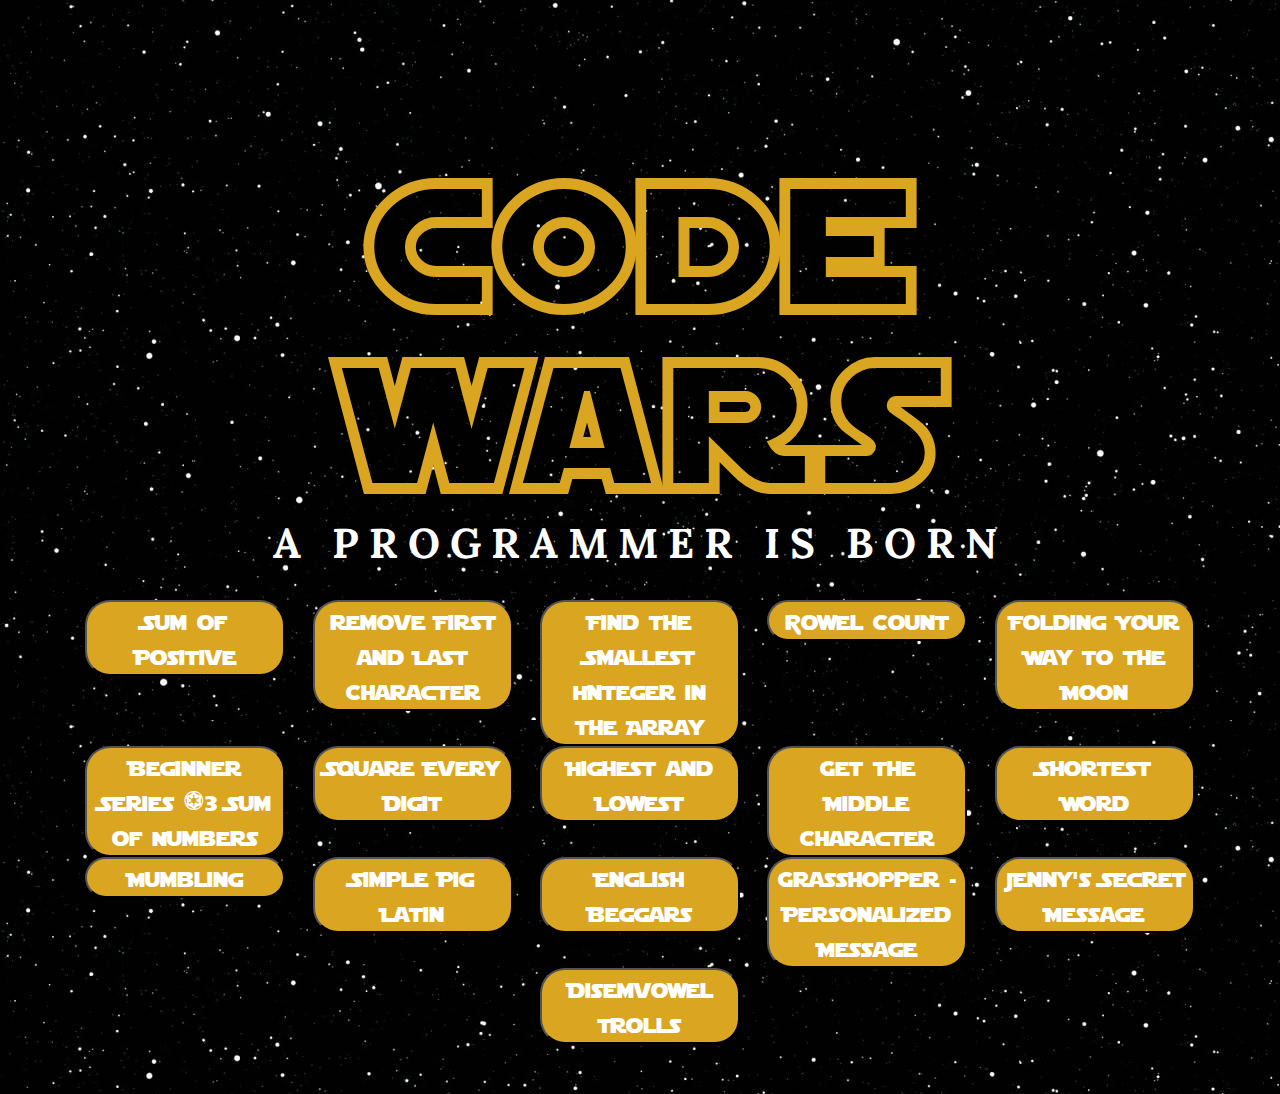
<file: index.html>
<!DOCTYPE html>
<html lang="en">
<head>
    <meta charset="UTF-8">
    <meta http-equiv="X-UA-Compatible" content="IE=edge">
    <meta name="viewport" content="width=device-width, initial-scale=1.0">
    <link rel="stylesheet" href="styles.css">
    <link rel="stylesheet" href="indexStyles.css">
    <link href="https://fonts.googleapis.com/css?family=Lora" rel="stylesheet" />
    <meta name="viewport" content="width=device-width, initial-scale=1.0">
    <title>Corey's Code Wars Results</title>
</head>
<body>
<div class="parent">
    <div class="title-area">
        <div id="title-box">
            <a href="https://www.codewars.com/" style="text-decoration: none;" target="_blank" rel="noopener"> 
                <h1 class="code">Code</h1>
                <h1 class="wars">Wars</h1>
            </a>
        </div>
    </div>    
    <div class="sub-text-area">
        <div id="sub-text-box">
            <a href="https://www.codewars.com/users/coreysteimelcodeimmersives" style="text-decoration: none;" target="_blank" rel="noopener">
                <h3 class="episode">A PROGRAMMER IS BORN</h3>
            </a>
        </div>
    </div>
    <div id="button-area">
        <a href="sum-of-positive.html" style="text-decoration: none;"><div id="sum-of-positive">      
            <button class="myButtons">Sum of Positive</button></div>
        </a> 
        <a href="sum-of-positive.html" style="text-decoration: none;"><div id="sum-of-positive">      
                <button class="myButtons">Remove First and Last Character</button></div>
            </a>
        <a href="sum-of-positive.html" style="text-decoration: none;"><div id="sum-of-positive">      
            <button class="myButtons">Find the Smallest Integer in the Array</button></div>
        </a>
        <a href="sum-of-positive.html" style="text-decoration: none;"><div id="sum-of-positive">      
            <button class="myButtons">Vowel Count</button></div>
        </a>
        <a href="sum-of-positive.html" style="text-decoration: none;"><div id="sum-of-positive">      
            <button class="myButtons">Folding Your Way to the Moon</button></div>
        </a>
        <a href="sum-of-positive.html" style="text-decoration: none;"><div id="sum-of-positive">      
            <button class="myButtons">Beginner Series #3 Sum of Numbers</button></div>
        </a>
        <a href="sum-of-positive.html" style="text-decoration: none;"><div id="sum-of-positive">      
            <button class="myButtons">Square Every Digit</button></div>
        </a>
        <a href="sum-of-positive.html" style="text-decoration: none;"><div id="sum-of-positive">      
            <button class="myButtons">Highest and Lowest</button></div>
        </a>
        <a href="sum-of-positive.html" style="text-decoration: none;"><div id="sum-of-positive">      
            <button class="myButtons">Get the Middle Character</button></div>
        </a>
        <a href="sum-of-positive.html" style="text-decoration: none;"><div id="sum-of-positive">      
            <button class="myButtons">Shortest Word</button></div>
        </a>
        <a href="sum-of-positive.html" style="text-decoration: none;"><div id="sum-of-positive">      
            <button class="myButtons">Mumbling</button></div>
        </a>
        <a href="sum-of-positive.html" style="text-decoration: none;"><div id="sum-of-positive">      
            <button class="myButtons">Simple Pig Latin</button></div>
        </a>
        <a href="sum-of-positive.html" style="text-decoration: none;"><div id="sum-of-positive">      
            <button class="myButtons">English Beggars</button></div>
        </a>
        <a href="sum-of-positive.html" style="text-decoration: none;"><div id="sum-of-positive">      
            <button class="myButtons">Grasshopper - Personalized Message</button></div>
        </a>
        <a href="sum-of-positive.html" style="text-decoration: none;"><div id="sum-of-positive">      
            <button class="myButtons">Jenny's Secret Message</button></div>
        </a>
        <a href="sum-of-positive.html" style="text-decoration: none;"><div id="sum-of-positive">      
            <button class="myButtons">Disemvowel Trolls</button></div>
        </a>
    </div>


</div>

    
</body>
</html>
</file>
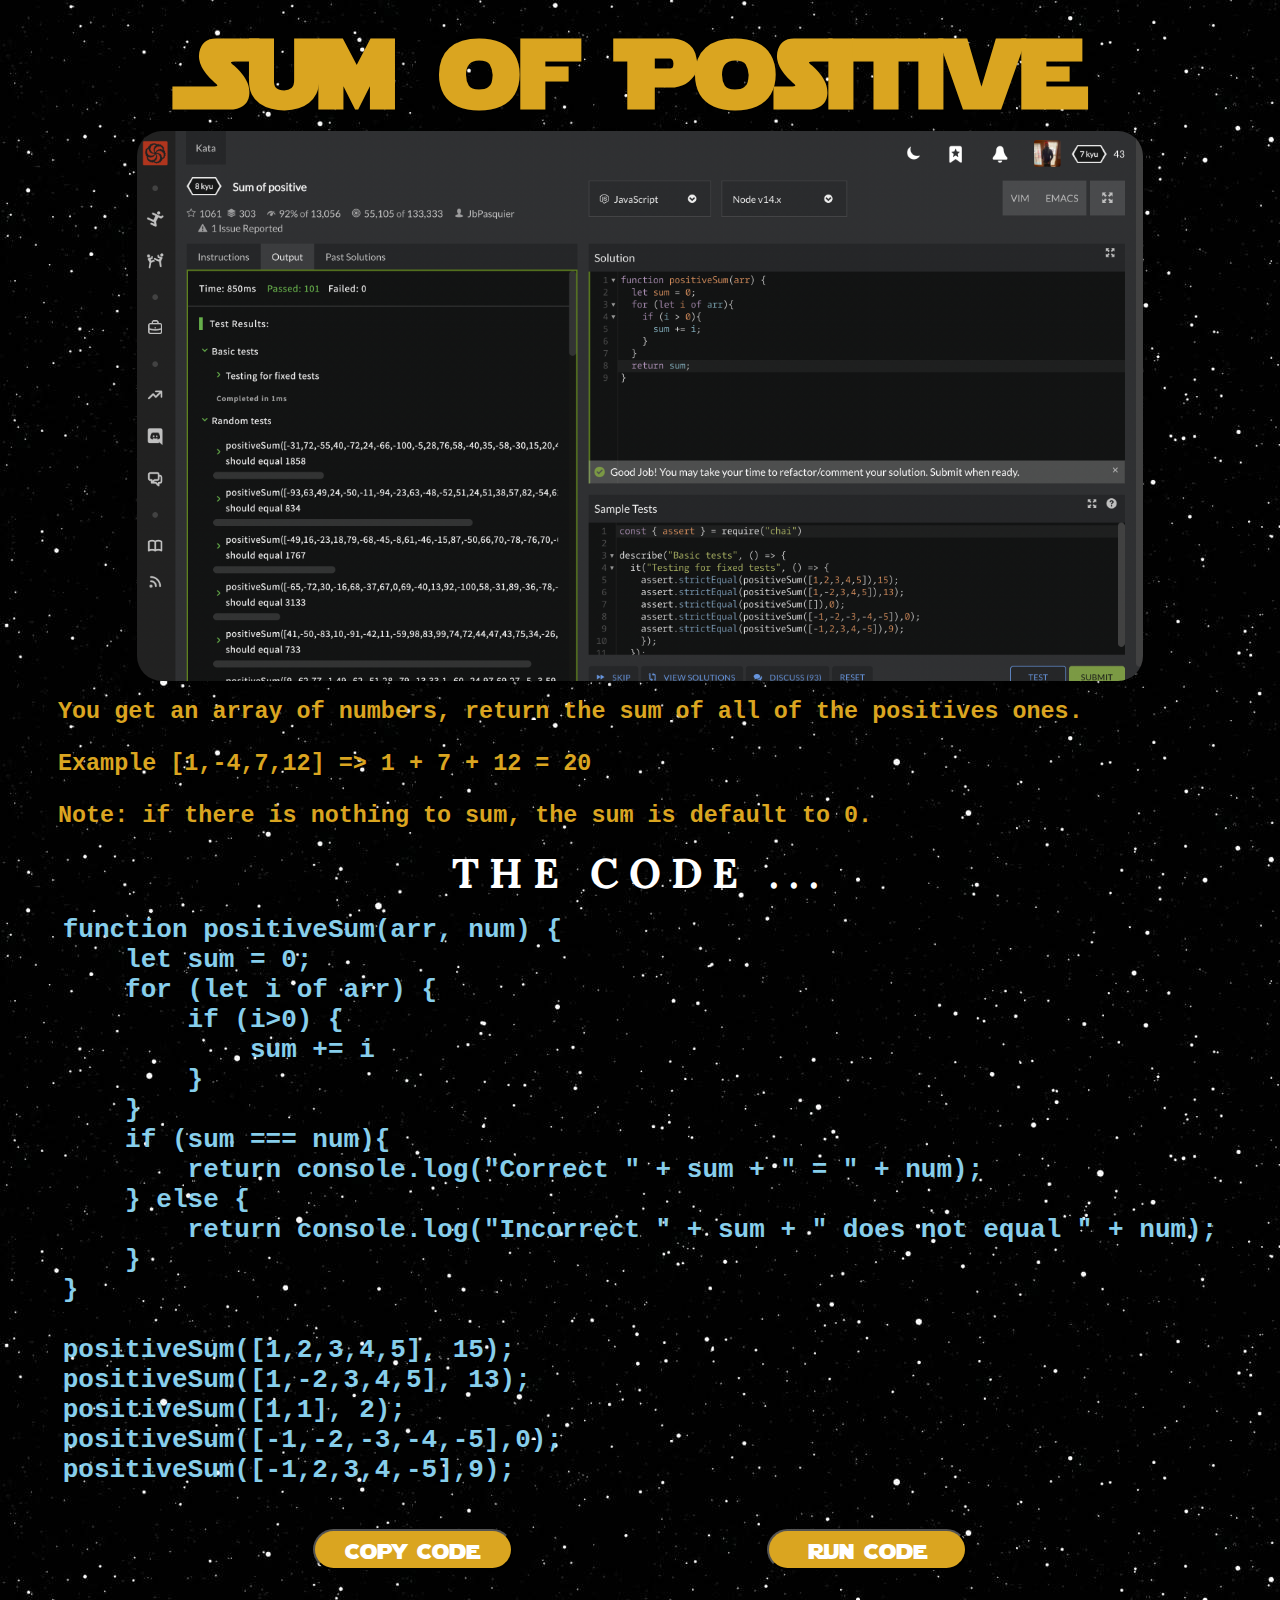
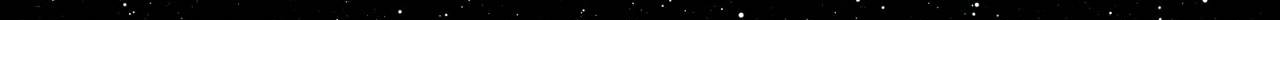
<file: sum-of-positive.html>
<!DOCTYPE html>
<html lang="en">
<head>
    <meta charset="UTF-8">
    <meta http-equiv="X-UA-Compatible" content="IE=edge">
    <meta name="viewport" content="width=device-width, initial-scale=1.0">
    <link rel="stylesheet" href="styles.css">
    <link rel="stylesheet" href="sumPosStyles.css">
    <link href="https://fonts.googleapis.com/css?family=Lora" rel="stylesheet" />
    <meta name="viewport" content="width=device-width, initial-scale=1.0">
    <title>Sum of Positive</title>
</head>
<body>
    <div class="parentSumPos">
        <div class="title-areaSumPos">
            <div id="title-boxSumPos">
                <a href="https://www.codewars.com/kata/5715eaedb436cf5606000381" style="text-decoration: none;" target="_blank" rel="noopener"> 
                    <h2 class="sumPos">Sum of Positive</h2>
                </a>
            </div>


        </div>
        <div class="imgSumPosArea">
            <a href="https://www.codewars.com/kata/5715eaedb436cf5606000381" style="text-decoration: none;" target="_blank" rel="noopener"> 
                <img id="imgSumPosPic" src="assets/01- sum_of_pos-Med.png" alt="Sum of Positive">
            </a>
        </div>
        <div class="sumInfoArea">
            <h6>
                <pre>
You get an array of numbers, return the sum of all of the positives ones.

Example [1,-4,7,12] => 1 + 7 + 12 = 20

Note: if there is nothing to sum, the sum is default to 0.</pre>
            </h6>
        </div>
        <h3 class="code">THE CODE ...</h3>    
        <div class="code-Area">
            <div id="theCode">
                <h5 id="sumCode">
<pre>function positiveSum(arr, num) {
    let sum = 0;
    for (let i of arr) {
        if (i>0) {
            sum += i
        }
    }
    if (sum === num){
        return console.log("Correct " + sum + " = " + num);
    } else {
        return console.log("Incorrect " + sum + " does not equal " + num);
    }
}

positiveSum([1,2,3,4,5], 15);
positiveSum([1,-2,3,4,5], 13);
positiveSum([1,1], 2);
positiveSum([-1,-2,-3,-4,-5],0);
positiveSum([-1,2,3,4,-5],9);</pre>
                </h5>
            </div>
        </div>
        <div id="button-area">
            <button class="myButtons" onClick="myFunction()">Copy Code</button>
            <button class="myButtons" onclick="window.open('https://onecompiler.com/javascript/3xu98ddyb', '_blank');" style="text-decoration: none;" target="_blank" rel="noopener">Run Code</button>
        </div> 

    </div>

    <script>
        function myFunction() {
            // Create a fake textarea
            const textAreaEle = document.createElement('textarea');

            // Reset styles
            textAreaEle.style.border = '0';
            textAreaEle.style.padding = '0';
            textAreaEle.style.margin = '0';

            // Set the absolute position
            // User won't see the element
            textAreaEle.style.position = 'absolute';
            textAreaEle.style.left = '-9999px';
            textAreaEle.style.top = `${document.documentElement.scrollTop}px`;

            // Set the value
            textAreaEle.value = 
`function positiveSum(arr, num) {
    let sum = 0; 
    for (let i of arr) {
        if (i>0) {
            sum += i
        }
    }
    if (sum === num){
        return console.log("Correct " + sum + " = " + num);
    } else {
        return console.log("Incorrect " + sum + " does not equal " + num);
    }
}
positiveSum([1,2,3,4,5], 15);
positiveSum([1,-2,3,4,5], 13);
positiveSum([1,1], 2);
positiveSum([-1,-2,-3,-4,-5],0);
positiveSum([-1,2,3,4,-5],9);`;

            // Append the textarea to body
            document.body.appendChild(textAreaEle);

            // Focus and select the text
            textAreaEle.focus();
            textAreaEle.select();

            // Execute the "copy" command
            try {
                document.execCommand('copy');
                alert('The Code is copied.')
            } catch (err) {
                // Unable to copy
            } finally {
                // Remove the textarea
                document.body.removeChild(textAreaEle);
            }
        }
        </script>
    
</body>
</html>
</file>
<file: styles.css>
@font-face {
    font-family: 'Star Wars';
    src: url(assets/starjedi/Starjedi.ttf);
}
@font-face {
    font-family: 'Star Wars hallow';
    src: url(assets/SfDistantGalaxyOutline-xoeO.ttf);
}

body {
    background-image: url(assets/starBackGround.jpeg);
}

h1{
    color: goldenrod;
    font-family: Star Wars hallow;
    font-size: 12em;
    text-align: center;
}

h2{
    color: goldenrod;
    font-family: Star Wars;
    font-size: 6em;
    text-align: center;
}

h3{
    text-align: center;
    color: white;
    font-family: Lora;
    font-size: 2.6em; 
    letter-spacing: 10px;
}

/* h4{
    text-align: center;
    font-family: Star Wars;
    color: white;
    font-size: 1em;
    background-color: goldenrod;
    border-radius: 25px;
    width: 200px;
    cursor: pointer; 
} */

button{
    text-align: center;
    font-family: Star Wars;
    color: white;
    font-size: 1.3em;
    background-color: goldenrod;
    border-radius: 25px;
    width: 200px;
    cursor: pointer;  
}

.myButtons:hover{
    box-shadow: 0 12px 16px 0 skyblue,0 17px 50px 0 skyblue;
}

h6{
    padding: 0px;
    font-family: Lora;
    color: goldenrod;
    font-size: 1.8em;
    margin-left: 50px;
    margin-top: 0px;
}

h5{
    margin-top: 175px;
    font-family: Lora;
    font-size: 2em; 
    color: skyblue;
}
</file>
<file: indexStyles.css>
.title-area{
    margin-top: 20px;
    width:auto;
    height: max-content;
    display: flex;
    justify-content: center;

}

#title-box{
    width: fit-content;
    height:auto;
}

.code{
    margin-bottom: -145px;
}

.wars{
    margin-bottom: -50px;
}

.sub-text-area{
    width: auto;
    height: max-content;
    display: flex;
    justify-content: center;
}

#sub-text-box{
    width: fit-content;
    height: auto;
}

#sum-of-positive{
    width: fit-content;
}

#button-area{
    display: flex;
    flex-direction: row;
    flex-wrap: wrap;
    justify-content: space-evenly;
    margin: 50px;
    margin-top: -10px;

}
</file>
<file: sumPosStyles.css>
.title-areaSumPos{
    margin-top: -100px;
    width: auto;
    height: fit-content;
    display: flex;
    justify-content: center;
    margin-bottom: 0px;
}

#title-boxSumPos{
    width: fit-content;
    height: fit-content;
}

.imgSumPosArea{
    width: auto;
    height: auto;
    display: flex;
    justify-content: center;
}

#imgSumPosPic{
    margin-top: -90px;
    height: calc(100vh - 350px);
    width: auto;
    border-radius: 25px;
}

.sumInfoArea{
    height: fit-content;
    margin: 0px;
    padding: 0px;
    margin-top: -10px;
}

.code-Area{
    width: auto;
    height: fit-content;
    display: flex;
    justify-content: center;
}

.code{
    margin-top: -50px;
}

#theCode{
    margin-top: -200px;
    width: fit-content;
    height: fit-content;
}

#button-area{
    display: flex;
    flex-direction: row;
    justify-content: space-evenly;
    margin: 50px;
    margin-top: -10px;

}
</file>
